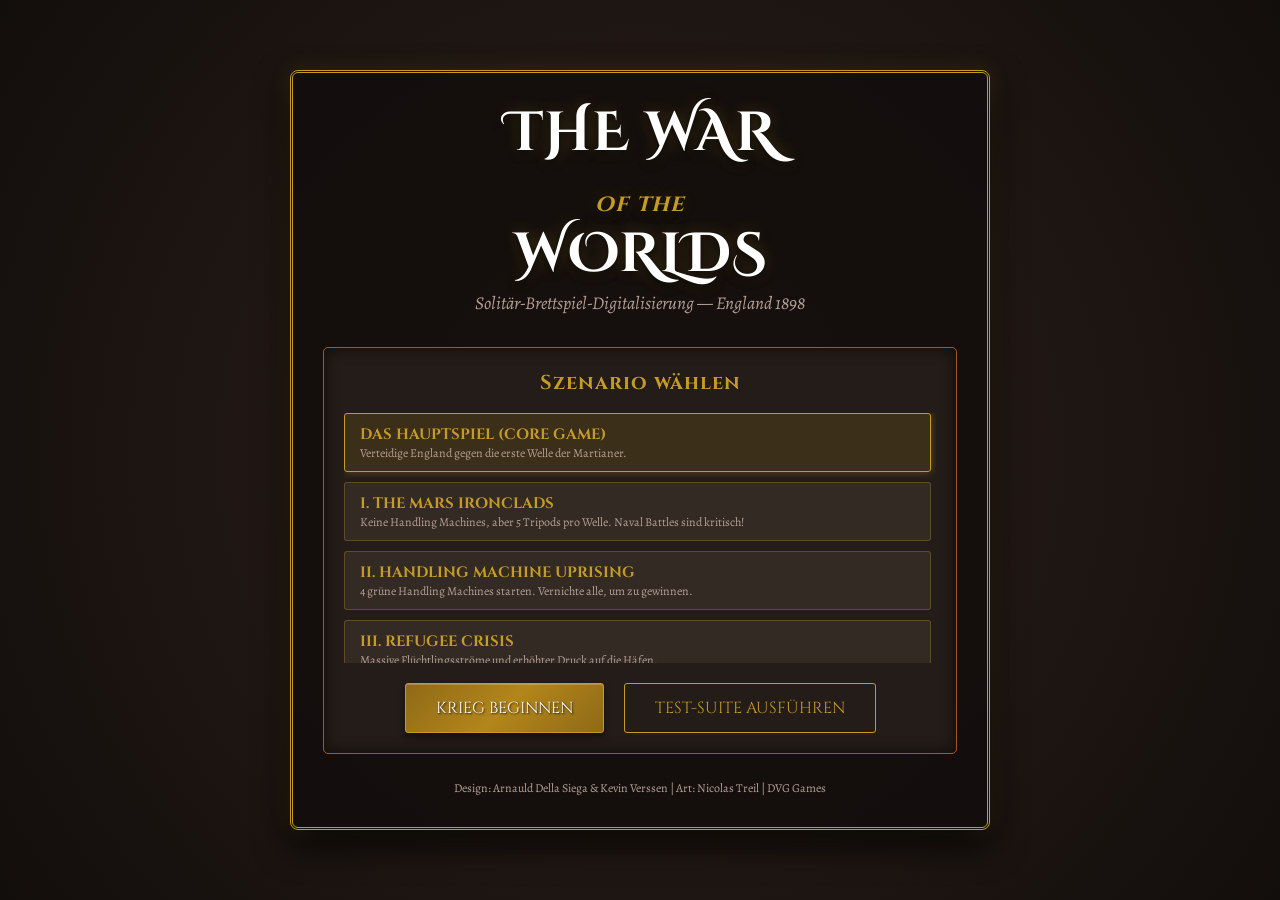
<file: index.html>
<!DOCTYPE html>
<html lang="de">
<head>
    <meta charset="UTF-8">
    <meta name="viewport" content="width=device-width, initial-scale=1.0">
    <title>The War of the Worlds - Solitär Brettspiel</title>
    <!-- Steampunk & Victorian Font -->
    <link href="https://fonts.googleapis.com/css2?family=Cinzel+Decorative:wght@700&family=Cinzel:wght@500;700&family=Share+Tech+Mono&family=Special+Elite&family=Alegreya:ital,wght@0,400..700;1,400..700&display=swap" rel="stylesheet">
    <link rel="stylesheet" href="index.css">
</head>
<body>
    <div id="app">
        <!-- SCREEN 1: Hauptmenü -->
        <section id="screen-menu" class="screen active">
            <div class="menu-container">
                <h1 class="menu-title">THE WAR<br><small>of the</small><br>WORLDS</h1>
                <p class="menu-subtitle">Solitär-Brettspiel-Digitalisierung — England 1898</p>
                
                <div class="menu-card">
                    <h3>Szenario wählen</h3>
                    <div class="scenario-list">
                        <button class="btn-scenario active" data-scenario="core">
                            <strong>Das Hauptspiel (Core Game)</strong>
                            <span>Verteidige England gegen die erste Welle der Martianer.</span>
                        </button>
                        <button class="btn-scenario" data-scenario="ironclads">
                            <strong>I. The Mars Ironclads</strong>
                            <span>Keine Handling Machines, aber 5 Tripods pro Welle. Naval Battles sind kritisch!</span>
                        </button>
                        <button class="btn-scenario" data-scenario="uprising">
                            <strong>II. Handling Machine Uprising</strong>
                            <span>4 grüne Handling Machines starten. Vernichte alle, um zu gewinnen.</span>
                        </button>
                        <button class="btn-scenario" data-scenario="crisis">
                            <strong>III. Refugee Crisis</strong>
                            <span>Massive Flüchtlingsströme und erhöhter Druck auf die Häfen.</span>
                        </button>
                    </div>
                    
                    <div class="menu-actions">
                        <button id="btn-start-game" class="btn-primary">Krieg beginnen</button>
                        <a href="tests.html" id="btn-run-tests" class="btn-secondary">Test-Suite ausführen</a>
                    </div>
                </div>
                
                <div class="credits">
                    <p>Design: Arnauld Della Siega & Kevin Verssen | Art: Nicolas Treil | DVG Games</p>
                </div>
            </div>
        </section>

        <!-- SCREEN 2: Hauptspiel (Strategic Map & HUD) -->
        <section id="screen-game" class="screen">
            <!-- HUD / Top Bar -->
            <header class="game-hud">
                <div class="hud-item clock-container">
                    <div class="hud-label">Phasen-Clock</div>
                    <div class="clock-display">
                        <span id="current-phase-name">Production Phase</span>
                    </div>
                </div>
                
                <div class="hud-item">
                    <div class="hud-label">Produktionspunkte (PP)</div>
                    <div class="hud-value pp-value" id="hud-pp">0</div>
                </div>

                <div class="hud-item">
                    <div class="hud-label">Victory Points</div>
                    <div class="hud-value-double">
                        <span class="human-color" title="Human VP">H: <span id="hud-h-vp">0</span></span>
                        <span class="martian-color" title="Martian VP">M: <span id="hud-m-vp">0</span></span>
                    </div>
                </div>

                <div class="hud-item">
                    <div class="hud-label">Germ Counter</div>
                    <div class="hud-value germ-value" id="hud-germ">0 / 10</div>
                </div>

                <div class="hud-item">
                    <div class="hud-label">Colonization</div>
                    <div class="hud-value colonization-value" id="hud-colonization">0 / 10</div>
                </div>

                <div class="hud-item">
                    <div class="hud-label">Flugmaschine (FM)</div>
                    <div class="hud-value fm-value" id="hud-fm">0 / 4</div>
                </div>
                
                <div class="hud-item actions">
                    <button id="btn-show-rules" class="btn-hud">Regeln</button>
                    <button id="btn-quit" class="btn-hud danger">Menü</button>
                </div>
            </header>

            <!-- Main Layout -->
            <div class="game-layout">
                <!-- Left Sidebar: Phase control & purchasing -->
                <aside class="sidebar-left">
                    <div class="control-panel">
                        <h2 class="panel-title">Phasen-Steuerung</h2>
                        <div class="phase-track">
                            <div class="phase-step active" id="phase-step-production">1. Production</div>
                            <div class="phase-step" id="phase-step-devastation">2. Devastation</div>
                            <div class="phase-step" id="phase-step-battle">3. Battle</div>
                            <div class="phase-step" id="phase-step-humanAction">4. Human Action</div>
                            <div class="phase-step" id="phase-step-escape">5. Escape</div>
                            <div class="phase-step" id="phase-step-martianAction">6. Martian Action</div>
                            <div class="phase-step" id="phase-step-assembly">7. Assembly</div>
                            <div class="phase-step" id="phase-step-event">8. Event</div>
                        </div>
                        <button id="btn-next-phase" class="btn-next-phase">Phase beenden</button>
                    </div>

                    <!-- Shop (Active only in Production Phase) -->
                    <div class="shop-panel" id="shop-panel">
                        <h2 class="panel-title">Einheiten kaufen</h2>
                        <div class="shop-grid">
                            <button class="shop-item" data-unit="infantry" title="Infanterie (Nahkampf, Stellungen bauen)">
                                <span class="unit-icon icon-infantry"></span>
                                <span class="unit-name">Infanterie</span>
                                <span class="unit-cost">10 PP</span>
                            </button>
                            <button class="shop-item" data-unit="cavalry" title="Kavallerie (Schnelle Bewegung, Wellen ablenken)">
                                <span class="unit-icon icon-cavalry"></span>
                                <span class="unit-name">Kavallerie</span>
                                <span class="unit-cost">10 PP</span>
                            </button>
                            <button class="shop-item" data-unit="fieldgun" title="Feldgeschütz (Mittlere Stärke im Taktik-Kampf)">
                                <span class="unit-icon icon-fieldgun"></span>
                                <span class="unit-name">Feldgeschütz</span>
                                <span class="unit-cost">15 PP</span>
                            </button>
                            <button class="shop-item" data-unit="siegegun" title="Belagerungskanone (Sehr stark, wirft 2 Würfel)">
                                <span class="unit-icon icon-siegegun"></span>
                                <span class="unit-name">Belagerungs-K.</span>
                                <span class="unit-cost">25 PP</span>
                            </button>
                            <button class="shop-item" data-unit="randomharbor" title="Zufälliger Hafen (Flüchtlinge retten)">
                                <span class="unit-icon icon-harbor"></span>
                                <span class="unit-name">Hafen (Zufall)</span>
                                <span class="unit-cost">5 PP</span>
                            </button>
                            <button class="shop-item" data-unit="chosenharbor" title="Gewählter Hafen (Gezielte Evakuierung)">
                                <span class="unit-icon icon-harbor"></span>
                                <span class="unit-name">Hafen (Wahl)</span>
                                <span class="unit-cost">15 PP</span>
                            </button>
                        </div>
                        <p class="shop-info">Militäreinheiten müssen in einer Zone mit einem Fabrik-Symbol platziert werden.</p>
                    </div>

                    <!-- Human Action Menu (Active in Human Action Phase) -->
                    <div class="human-actions-panel hidden" id="human-actions-panel">
                        <h2 class="panel-title">Infanterie-Aktionen</h2>
                        <div class="action-list">
                            <button id="btn-act-cylinder" class="btn-action" title="Zylinder angreifen in der aktuellen Zone">Zylinder angreifen</button>
                            <button id="btn-act-earthworks" class="btn-action" title="Stellungen für Geschütze errichten">Stellungen bauen</button>
                            <button id="btn-act-powdermill" class="btn-action" title="Pulvermühle platzieren (Zusatzschaden)">Pulvermühle bauen</button>
                        </div>
                    </div>
                </aside>

                <!-- Center Area: Map View -->
                <main class="map-view-container">
                    <div class="map-wrapper" id="map-wrapper">
                        <img src="assets/map.jpg" alt="England Strategic Map" class="map-bg">
                        <!-- SVG overlay for rendering connections and click areas -->
                        <svg class="map-svg-overlay" id="map-svg-overlay" viewBox="0 0 1000 862"></svg>
                        
                        <!-- Zones list positioned absolute on top -->
                        <div class="zones-layer" id="zones-layer"></div>
                    </div>
                </main>

                <!-- Right Sidebar: Battle Plans, Event log, and Wave Staging -->
                <aside class="sidebar-right">
                    <!-- Waves Staging Display -->
                    <div class="staging-panel">
                        <h2 class="panel-title">Marsianer-Wellen</h2>
                        <div id="staging-list" class="staging-list">
                            <!-- Populated dynamically: Wave 1 to 5 status -->
                        </div>
                    </div>

                    <!-- Console/Log -->
                    <div class="log-panel">
                        <h2 class="panel-title">Gefechtsbericht</h2>
                        <div id="log-content" class="log-content">
                            <!-- Log messages go here -->
                            <div class="log-msg system">Kriegszustand deklariert. Warte auf erste Zylinder-Landung.</div>
                        </div>
                    </div>
                </aside>
            </div>
        </section>

        <!-- SCREEN 3: Tactical Board Screen (Land- und Seeschlachten) -->
        <section id="screen-battle" class="screen">
            <header class="battle-header">
                <h2 id="battle-title">Taktische Schlacht</h2>
                <div class="battle-stats">
                    <div class="stat">Runde: <span id="battle-round">1</span></div>
                    <div class="stat">Initiative: <span id="battle-initiative">-</span></div>
                </div>
                <div class="battle-plans-purchase">
                    <span>Schlachtpläne kaufen:</span>
                    <button id="btn-buy-plan-random" class="btn-small">Zufall (5 PP)</button>
                    <button id="btn-buy-plan-choose" class="btn-small">Wahl (10 PP)</button>
                </div>
            </header>

            <div class="battle-layout">
                <!-- Battle Board Left: Land or Sea board depending on current battle -->
                <div class="battle-board-container">
                    <div class="battle-board-wrapper">
                        <img src="assets/tactical_maps.jpg" alt="Tactical Boards" class="battle-board-bg" id="battle-board-bg-img">
                        <!-- Active hex grid -->
                        <svg class="battle-svg-overlay" id="battle-svg-overlay" viewBox="0 0 800 600"></svg>
                        <div class="battle-units-layer" id="battle-units-layer"></div>
                    </div>
                </div>

                <!-- Battle Sidebar Right: drawn cards, dice rolling, logs -->
                <div class="battle-sidebar">
                    <!-- Active Battle Plans -->
                    <div class="battle-plans-panel">
                        <h3>Aktive Schlachtpläne</h3>
                        <div id="battle-plans-list" class="battle-plans-list">
                            <!-- Purchased Battle Plans -->
                        </div>
                    </div>

                    <!-- Active Battle Card drawn for Martians -->
                    <div class="battle-card-panel">
                        <h3>Gezogene Mars-Aktionskarte</h3>
                        <div id="battle-card-display" class="battle-card-display empty">
                            <div class="card-placeholder">Warte auf Zug...</div>
                        </div>
                    </div>

                    <!-- Dice cup / Dice results -->
                    <div class="battle-dice-panel">
                        <h3>Custom Die</h3>
                        <div class="dice-box">
                            <div id="custom-die-visual" class="custom-die-visual green-side">?</div>
                            <button id="btn-roll-battle-die" class="btn-primary">Würfeln</button>
                        </div>
                        <div id="roll-reason" class="roll-reason">Klicke zum Würfeln bei Aufforderung</div>
                    </div>

                    <!-- Battle Log -->
                    <div class="battle-log-panel">
                        <h3>Gefechtslog</h3>
                        <div id="battle-log-content" class="battle-log-content"></div>
                        <button id="btn-next-battle-step" class="btn-primary full-width">Nächster Schritt</button>
                    </div>
                </div>
            </div>
        </section>

        <!-- SCREEN 4: Sieg / Niederlage -->
        <section id="screen-gameover" class="screen">
            <div class="gameover-container">
                <h1 id="gameover-title">Sieg der Menschheit!</h1>
                <p id="gameover-reason">Alle marsianischen Kräfte wurden vernichtet oder durch Erreger dahingerafft.</p>
                
                <div class="gameover-stats">
                    <p>Spielrunden überlebt: <span id="go-stat-rounds">0</span></p>
                    <p>Zerstörte Tripods: <span id="go-stat-tripods">0</span></p>
                    <p>Gerettete Flüchtlinge: <span id="go-stat-refugees">0</span></p>
                </div>

                <button id="btn-restart" class="btn-primary">Zum Hauptmenü</button>
            </div>
        </section>

        <!-- MODAL: Würfel-Animation -->
        <div id="dice-modal" class="modal-overlay hidden">
            <div class="dice-modal-content">
                <h2>Würfelbecher schütteln...</h2>
                <div class="dice-animation-container">
                    <div class="dice-cube animate" id="anim-die">?</div>
                </div>
                <p id="dice-modal-text">Warte auf Wurf...</p>
            </div>
        </div>

        <!-- MODAL: Eventkarte gezogen -->
        <div id="event-modal" class="modal-overlay hidden">
            <div class="event-card-modal">
                <div class="event-card-header">EVENT-KARTE</div>
                <div class="event-card-body">
                    <h2 id="event-card-title">Karte Name</h2>
                    <p id="event-card-desc">Beschreibung...</p>
                    <div id="event-card-options" class="event-options-list">
                        <!-- Options buttons generated dynamically -->
                    </div>
                </div>
            </div>
        </div>

        <!-- MODAL: Regeln -->
        <div id="rules-modal" class="modal-overlay hidden">
            <div class="rules-modal-content">
                <h2>Spielanleitung & Hilfe</h2>
                <div class="rules-scroll">
                    <h3>Ziele des Spiels</h3>
                    <p><strong>Menschlicher Sieg:</strong> Vernichte alle Tripods/Wellen und Zylinder auf der Karte ODER bringe deinen Germ-Track auf 10 (bzw. erfolgreicher Germ-Roll ab Stufe 7).</p>
                    <p><strong>Marsianischer Sieg:</strong> Die Marsianer gewinnen sofort, falls London zerstört wird (Workforce = 0) ODER der Colonization-Track 10 erreicht (bzw. ab 7 erfolgreicher Wurf) ODER die Marsianer alle 4 Teile der Flugmaschine zusammengebaut haben.</p>

                    <h3>Ablauf einer Runde</h3>
                    <ol>
                        <li><strong>PP sammeln & Einheiten kaufen:</strong> Erhalte PP für nicht zerstörte Zonen. Platziere Einheiten in Fabriken.</li>
                        <li><strong>Tripod-Devastation:</strong> Wellen in Zonen verursachen Bevölkerungsschäden (senken Gears) und erzeugen Flüchtlinge.</li>
                        <li><strong>Kämpfe:</strong> Schlachten finden in Zonen statt, in denen Marsianer und deine Artillerie gleichzeitig stehen.</li>
                        <li><strong>Menschliche Aktionen:</strong> Jede deiner Einheiten kann sich 1 Zone bewegen. Infanterie in Zonen mit Zylindern kann diese angreifen, um Tripods im Bau zu zerstören.</li>
                        <li><strong>Flucht & Zylinder:</strong> Flüchtlinge an Häfen rollen für die Evakuation. Neue Zylinder stürzen auf die Erde.</li>
                        <li><strong>Marsianische Aktionen:</strong> AI-Tripods bewegen sich, reparieren sich oder bauen die Flugmaschine.</li>
                        <li><strong>Assembly:</strong> Zylinder können sich in aktive Welle (4 Tripods) verwandeln, wenn der Würfelwurf die Handling-Machine-Farbe trifft.</li>
                        <li><strong>Event ziehen:</strong> Eine Zufallskarte wird gezogen und beeinflusst das Spiel.</li>
                    </ol>
                </div>
                <button id="btn-close-rules" class="btn-primary">Schließen</button>
            </div>
        </div>
    </div>

    <!-- Core Game Scripts -->
    <script type="module" src="js/ui.js"></script>
</body>
</html>
</file>
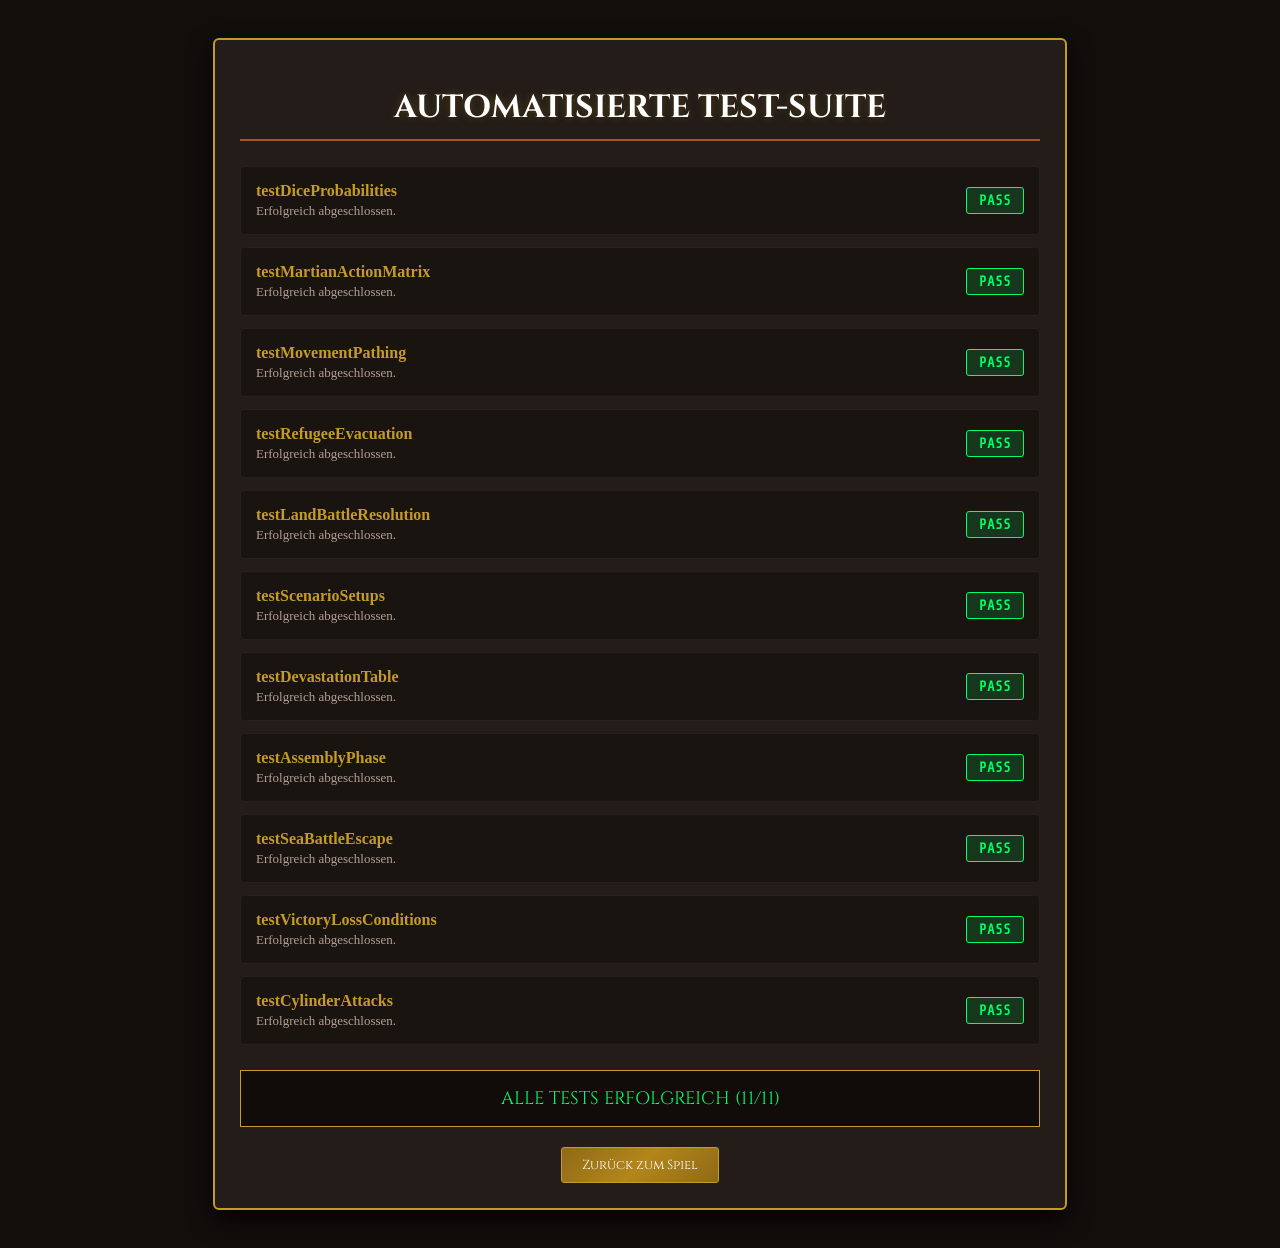
<file: tests.html>
<!DOCTYPE html>
<html lang="de">
<head>
    <meta charset="UTF-8">
    <meta name="viewport" content="width=device-width, initial-scale=1.0">
    <title>The War of the Worlds - Test Suite</title>
    <link href="https://fonts.googleapis.com/css2?family=Cinzel:wght@700&family=Share+Tech+Mono&family=Special+Elite&display=swap" rel="stylesheet">
    <style>
        body {
            background-color: #120e0c;
            color: #eae0d5;
            font-family: 'Alegreya', serif;
            padding: 30px;
        }
        .container {
            max-width: 800px;
            margin: 0 auto;
            background: #231c18;
            border: 2px solid #c59b27;
            padding: 25px;
            border-radius: 6px;
            box-shadow: 0 10px 25px rgba(0,0,0,0.8);
        }
        h1 {
            font-family: 'Cinzel', serif;
            color: #fff;
            text-align: center;
            border-bottom: 2px solid #a75525;
            padding-bottom: 10px;
            margin-bottom: 25px;
            text-shadow: 0 0 8px rgba(197,155,39,0.3);
        }
        .test-card {
            background: #1a1411;
            border: 1px solid rgba(255,255,255,0.05);
            padding: 15px;
            margin-bottom: 12px;
            border-radius: 4px;
            display: flex;
            justify-content: space-between;
            align-items: center;
        }
        .test-info {
            display: flex;
            flex-direction: column;
        }
        .test-name {
            font-weight: bold;
            font-size: 16px;
            color: #c59b27;
        }
        .test-desc {
            font-size: 13px;
            color: #b59f93;
            margin-top: 3px;
        }
        .test-status {
            font-family: 'Share Tech Mono', monospace;
            font-size: 14px;
            padding: 5px 12px;
            border-radius: 3px;
            font-weight: bold;
            text-transform: uppercase;
        }
        .status-pass {
            background-color: rgba(0, 255, 102, 0.15);
            color: #00ff66;
            border: 1px solid #00ff66;
        }
        .status-fail {
            background-color: rgba(239, 68, 68, 0.15);
            color: #ef4444;
            border: 1px solid #ef4444;
        }
        .results-summary {
            margin-top: 25px;
            padding: 15px;
            background: #110c0a;
            border: 1px solid #c59b27;
            text-align: center;
            font-family: 'Cinzel', serif;
            font-size: 18px;
        }
        .back-btn {
            display: inline-block;
            margin-top: 20px;
            padding: 8px 20px;
            background: linear-gradient(135deg, #8f6916 0%, #b3861b 50%, #8f6916 100%);
            color: #fff;
            text-decoration: none;
            border-radius: 3px;
            font-family: 'Cinzel', serif;
            font-size: 13px;
            border: 1px solid #c59b27;
        }
    </style>
</head>
<body>
    <div class="container">
        <h1>AUTOMATISIERTE TEST-SUITE</h1>
        
        <div id="tests-list">
            <!-- Tests results dynamically populated -->
        </div>

        <div class="results-summary" id="results-summary">
            Führe Tests aus...
        </div>

        <div style="text-align: center;">
            <a href="index.html" class="back-btn">Zurück zum Spiel</a>
        </div>
    </div>

    <script type="module">
        import { runTests } from "./js/tests/suite.js";
        
        window.addEventListener("DOMContentLoaded", () => {
            const results = runTests();
            const listEl = document.getElementById("tests-list");
            const summaryEl = document.getElementById("results-summary");
            
            listEl.innerHTML = "";
            let passedCount = 0;
            
            results.forEach(t => {
                const card = document.createElement("div");
                card.className = "test-card";
                
                const info = document.createElement("div");
                info.className = "test-info";
                
                const name = document.createElement("span");
                name.className = "test-name";
                name.textContent = t.name;
                info.appendChild(name);
                
                const desc = document.createElement("span");
                desc.className = "test-desc";
                desc.textContent = t.message || "Test erfolgreich abgeschlossen.";
                info.appendChild(desc);
                card.appendChild(info);
                
                const status = document.createElement("span");
                status.className = `test-status ${t.passed ? 'status-pass' : 'status-fail'}`;
                status.textContent = t.passed ? "Pass" : "Fail";
                card.appendChild(status);
                
                listEl.appendChild(card);
                if (t.passed) passedCount++;
            });
            
            const total = results.length;
            summaryEl.innerHTML = passedCount === total 
                ? `<span style="color:#00ff66;">ALLE TESTS ERFOLGREICH (${passedCount}/${total})</span>`
                : `<span style="color:#ef4444;">TESTS FEHLGESCHLAGEN (${passedCount}/${total} bestanden)</span>`;
        });
    </script>
</body>
</html>
</file>
<file: index.css>
/* ==========================================================================
   DESIGN SYSTEM & VARIABLES (Steampunk meets Martian Sci-Fi)
   ========================================================================== */
:root {
    --bg-dark: #120e0c;         /* Deepest warm charcoal black */
    --bg-panel: #231c18;        /* Warm copper-brown dark panel */
    --bg-panel-light: #342a24;  /* Lighter panel background */
    --border-brass: #c59b27;    /* Classic brass border */
    --border-copper: #a75525;   /* Classic copper border */
    --glow-martian: #00ff66;    /* Glowing green Martian technology */
    --glow-martian-dim: #008f39;/* Dimmer green glow */
    --text-primary: #f0e6df;    /* Warm parchment white */
    --text-muted: #b59f93;      /* Muted gray-brown text */
    --human-color: #3b82f6;     /* Blue human defense color */
    --martian-color: #10b981;   /* Green Martian color */
    --danger-color: #ef4444;    /* Red danger color */
    --font-heading: 'Cinzel', serif;
    --font-heading-deco: 'Cinzel Decorative', serif;
    --font-mono: 'Share Tech Mono', monospace;
    --font-body: 'Alegreya', serif;
}

/* ==========================================================================
   RESET & LAYOUT BASE
   ========================================================================== */
* {
    box-sizing: border-box;
    margin: 0;
    padding: 0;
}

body {
    background-color: var(--bg-dark);
    color: var(--text-primary);
    font-family: var(--font-body);
    font-size: 16px;
    line-height: 1.5;
    overflow: hidden;
    height: 100vh;
    width: 100vw;
}

#app {
    height: 100%;
    width: 100%;
    position: relative;
}

/* Screens */
.screen {
    position: absolute;
    top: 0;
    left: 0;
    width: 100%;
    height: 100%;
    opacity: 0;
    pointer-events: none;
    transition: opacity 0.5s ease-in-out;
    background-color: var(--bg-dark);
    display: flex;
    flex-direction: column;
    z-index: 1;
}

.screen.active {
    opacity: 1;
    pointer-events: auto;
    z-index: 5;
}

/* ==========================================================================
   TYPOGRAPHY & UTILITIES
   ========================================================================== */
h1, h2, h3, h4, h5, h6 {
    font-family: var(--font-heading);
    letter-spacing: 1px;
}

.btn-primary, .btn-secondary, .btn-action, .btn-scenario, .btn-hud, .btn-next-phase, .btn-small {
    font-family: var(--font-heading);
    cursor: pointer;
    border-radius: 3px;
    transition: all 0.2s ease;
    text-transform: uppercase;
}

.btn-primary {
    background: linear-gradient(135deg, #8f6916 0%, #b3861b 50%, #8f6916 100%);
    border: 1px solid var(--border-brass);
    color: #fff;
    box-shadow: 0 4px 6px rgba(0, 0, 0, 0.4), inset 0 1px 0 rgba(255, 255, 255, 0.2);
    text-shadow: 1px 1px 2px rgba(0, 0, 0, 0.8);
}

.btn-primary:hover {
    background: linear-gradient(135deg, #a77c1d 0%, #cfa028 50%, #a77c1d 100%);
    box-shadow: 0 0 10px rgba(197, 155, 39, 0.5);
    transform: translateY(-1px);
}

.btn-primary:active {
    transform: translateY(1px);
    box-shadow: inset 0 2px 5px rgba(0, 0, 0, 0.5);
}

.btn-secondary {
    background: transparent;
    border: 1px solid var(--border-brass);
    color: var(--border-brass);
}

.btn-secondary:hover {
    background: rgba(197, 155, 39, 0.1);
    color: #fff;
    box-shadow: 0 0 5px rgba(197, 155, 39, 0.3);
}

.hidden {
    display: none !important;
}

/* ==========================================================================
   SCREEN 1: HAUPTMENÜ (Victorian Steampunk Main Menu)
   ========================================================================== */
#screen-menu {
    background: radial-gradient(circle, #2d201a 0%, #120e0c 100%);
    align-items: center;
    justify-content: center;
}

.menu-container {
    max-width: 700px;
    width: 90%;
    text-align: center;
    padding: 30px;
    border: 3px double var(--border-brass);
    background: rgba(18, 14, 12, 0.85);
    box-shadow: 0 15px 35px rgba(0, 0, 0, 0.8), 0 0 20px rgba(197, 155, 39, 0.2);
    border-radius: 8px;
    position: relative;
}

.menu-title {
    font-family: var(--font-heading-deco);
    font-size: 55px;
    color: #fff;
    line-height: 1.1;
    text-shadow: 0 4px 8px rgba(0, 0, 0, 0.8), 0 0 15px rgba(197, 155, 39, 0.3);
    margin-bottom: 5px;
}

.menu-title small {
    font-size: 24px;
    color: var(--border-brass);
    font-style: italic;
    font-family: var(--font-heading);
}

.menu-subtitle {
    font-size: 18px;
    font-style: italic;
    color: var(--text-muted);
    margin-bottom: 30px;
}

.menu-card {
    background: var(--bg-panel);
    border: 1px solid var(--border-copper);
    padding: 20px;
    border-radius: 5px;
    box-shadow: inset 0 0 15px rgba(0, 0, 0, 0.6);
    margin-bottom: 25px;
}

.menu-card h3 {
    margin-bottom: 15px;
    color: var(--border-brass);
    font-size: 20px;
}

.scenario-list {
    display: flex;
    flex-direction: column;
    gap: 10px;
    max-height: 250px;
    overflow-y: auto;
    margin-bottom: 20px;
    padding-right: 5px;
}

/* Custom scrollbar */
::-webkit-scrollbar {
    width: 6px;
    height: 6px;
}
::-webkit-scrollbar-track {
    background: rgba(0,0,0,0.3);
}
::-webkit-scrollbar-thumb {
    background: var(--border-copper);
    border-radius: 3px;
}

.btn-scenario {
    background: var(--bg-panel-light);
    border: 1px solid rgba(197, 155, 39, 0.3);
    padding: 10px 15px;
    text-align: left;
    color: var(--text-primary);
    display: flex;
    flex-direction: column;
}

.btn-scenario strong {
    font-size: 15px;
    color: var(--border-brass);
}

.btn-scenario span {
    font-size: 12px;
    color: var(--text-muted);
    text-transform: none;
    font-family: var(--font-body);
}

.btn-scenario:hover {
    border-color: var(--border-brass);
    background: rgba(197, 155, 39, 0.05);
}

.btn-scenario.active {
    border-color: var(--border-brass);
    background: rgba(197, 155, 39, 0.15);
    box-shadow: 0 0 8px rgba(197, 155, 39, 0.4);
}

.menu-actions {
    display: flex;
    justify-content: center;
    gap: 20px;
}

.menu-actions button, .menu-actions a {
    padding: 12px 30px;
    font-size: 16px;
    text-decoration: none;
    display: inline-block;
    text-align: center;
}

.credits {
    font-size: 12px;
    color: var(--text-muted);
}

/* ==========================================================================
   HUD / TOP BAR
   ========================================================================== */
.game-hud {
    height: 65px;
    background: linear-gradient(180deg, #2b221c 0%, #1b1512 100%);
    border-bottom: 2px solid var(--border-brass);
    display: flex;
    align-items: center;
    justify-content: space-between;
    padding: 0 20px;
    z-index: 10;
    box-shadow: 0 4px 10px rgba(0, 0, 0, 0.6);
}

.hud-item {
    display: flex;
    flex-direction: column;
    justify-content: center;
}

.hud-label {
    font-size: 10px;
    text-transform: uppercase;
    color: var(--text-muted);
    font-family: var(--font-heading);
    letter-spacing: 0.5px;
    margin-bottom: 2px;
}

.hud-value {
    font-family: var(--font-mono);
    font-size: 20px;
    font-weight: bold;
    color: #fff;
    text-shadow: 0 0 5px rgba(255, 255, 255, 0.2);
}

.pp-value {
    color: #eab308;
    text-shadow: 0 0 8px rgba(234, 179, 8, 0.3);
}

.germ-value {
    color: #ff5555;
    text-shadow: 0 0 8px rgba(255, 85, 85, 0.3);
}

.colonization-value {
    color: var(--glow-martian);
    text-shadow: 0 0 8px rgba(0, 255, 102, 0.3);
}

.fm-value {
    color: #a75525;
}

.hud-value-double {
    font-family: var(--font-mono);
    font-size: 18px;
    display: flex;
    gap: 15px;
}

.human-color {
    color: var(--human-color);
}

.martian-color {
    color: var(--glow-martian);
}

.clock-display {
    background: #000;
    border: 1px solid var(--border-copper);
    padding: 3px 12px;
    border-radius: 4px;
    font-family: var(--font-heading);
    font-size: 14px;
    color: var(--border-brass);
    text-shadow: 0 0 4px rgba(197, 155, 39, 0.4);
    box-shadow: inset 0 0 5px rgba(0, 0, 0, 0.8);
}

.hud-item.actions {
    flex-direction: row;
    gap: 10px;
}

.btn-hud {
    padding: 6px 12px;
    font-size: 12px;
    background: var(--bg-panel-light);
    border: 1px solid var(--border-copper);
    color: var(--text-primary);
}

.btn-hud:hover {
    border-color: var(--border-brass);
    background: rgba(197, 155, 39, 0.1);
}

.btn-hud.danger {
    border-color: #ef4444;
}

.btn-hud.danger:hover {
    background: rgba(239, 68, 68, 0.1);
    color: #ff8888;
}

/* ==========================================================================
   GAME PLAYOUT Structure
   ========================================================================== */
.game-layout {
    flex: 1;
    display: grid;
    grid-template-columns: 240px 1fr 280px;
    height: calc(100vh - 65px);
    overflow: hidden;
}

/* Sidebars Base Styling */
.sidebar-left, .sidebar-right {
    background-color: var(--bg-panel);
    border-color: var(--border-copper);
    display: flex;
    flex-direction: column;
    padding: 15px;
    overflow-y: auto;
    z-index: 5;
    box-shadow: 0 0 15px rgba(0,0,0,0.5);
}

.sidebar-left {
    border-right: 1px solid var(--border-copper);
}

.sidebar-right {
    border-left: 1px solid var(--border-copper);
    gap: 15px;
}

.panel-title {
    font-size: 14px;
    color: var(--border-brass);
    border-bottom: 1px solid rgba(197, 155, 39, 0.2);
    padding-bottom: 5px;
    margin-bottom: 15px;
    text-transform: uppercase;
    letter-spacing: 0.5px;
}

/* Left Sidebar: Phases list */
.phase-track {
    display: flex;
    flex-direction: column;
    gap: 6px;
    margin-bottom: 20px;
}

.phase-step {
    padding: 8px 12px;
    background: rgba(0,0,0,0.3);
    border: 1px solid rgba(255,255,255,0.05);
    border-radius: 4px;
    font-size: 13px;
    color: var(--text-muted);
    transition: all 0.2s ease;
}

.phase-step.active {
    border-color: var(--border-brass);
    background: rgba(197, 155, 39, 0.12);
    color: var(--border-brass);
    font-weight: bold;
    box-shadow: 0 0 6px rgba(197, 155, 39, 0.2);
}

.btn-next-phase {
    width: 100%;
    padding: 10px;
    font-size: 14px;
    background: linear-gradient(135deg, #a84617 0%, #d45c22 50%, #a84617 100%);
    border: 1px solid var(--border-copper);
    color: #fff;
    text-shadow: 1px 1px 2px rgba(0, 0, 0, 0.8);
    box-shadow: 0 3px 5px rgba(0,0,0,0.4);
}

.btn-next-phase:hover {
    background: linear-gradient(135deg, #be541e 0%, #e26e33 50%, #be541e 100%);
    box-shadow: 0 0 8px rgba(167, 85, 37, 0.4);
}

/* Left Sidebar: Shop */
.shop-panel {
    margin-top: 15px;
    flex: 1;
    display: flex;
    flex-direction: column;
}

.shop-grid {
    display: grid;
    grid-template-columns: 1fr;
    gap: 8px;
    margin-bottom: 12px;
    overflow-y: auto;
    flex: 1;
}

.shop-item {
    background: var(--bg-panel-light);
    border: 1px solid rgba(255,255,255,0.08);
    padding: 8px 10px;
    display: flex;
    align-items: center;
    text-align: left;
    color: var(--text-primary);
    border-radius: 4px;
    position: relative;
    outline: none;
}

.shop-item:hover:not(:disabled) {
    border-color: var(--border-brass);
    background: rgba(197, 155, 39, 0.05);
}

.shop-item:disabled {
    opacity: 0.3;
    cursor: not-allowed;
}

.unit-icon {
    width: 28px;
    height: 28px;
    background-size: contain;
    background-repeat: no-repeat;
    background-position: center;
    margin-right: 10px;
    display: inline-block;
    border-radius: 3px;
}

/* Unit Icons placeholder visual */
.unit-icon.icon-infantry { background-color: var(--human-color); mask: radial-gradient(circle, #fff 50%, transparent 100%); }
.unit-icon.icon-cavalry { background-color: #38bdf8; mask: radial-gradient(circle, #fff 50%, transparent 100%); }
.unit-icon.icon-fieldgun { background-color: #60a5fa; border: 1px solid #fff; }
.unit-icon.icon-siegegun { background-color: #1e3a8a; border: 1px dashed #fff; }
.unit-icon.icon-harbor { background-color: #93c5fd; clip-path: polygon(50% 0%, 100% 38%, 82% 100%, 18% 100%, 0% 38%); }

.unit-name {
    font-size: 12px;
    flex: 1;
    font-family: var(--font-body);
}

.unit-cost {
    font-family: var(--font-mono);
    font-size: 12px;
    color: #eab308;
    background: #000;
    padding: 1px 6px;
    border-radius: 3px;
    border: 1px solid rgba(234,179,8,0.2);
}

.shop-info {
    font-size: 11px;
    color: var(--text-muted);
    font-style: italic;
    margin-top: 5px;
}

/* Human Actions Panel (Infantry actions) */
.human-actions-panel {
    margin-top: 15px;
}

.action-list {
    display: flex;
    flex-direction: column;
    gap: 8px;
}

.btn-action {
    width: 100%;
    padding: 8px;
    font-size: 12px;
    background: var(--bg-panel-light);
    border: 1px solid var(--border-brass);
    color: var(--text-primary);
}

.btn-action:hover:not(:disabled) {
    background: rgba(197, 155, 39, 0.1);
    box-shadow: 0 0 5px rgba(197, 155, 39, 0.3);
}

.btn-action:disabled {
    opacity: 0.3;
    cursor: not-allowed;
}

/* ==========================================================================
   CENTER AREA: STRATEGIC MAP
   ========================================================================== */
.map-view-container {
    flex: 1;
    background-color: #0c0908;
    display: flex;
    align-items: center;
    justify-content: center;
    overflow: auto;
    position: relative;
    padding: 10px;
}

.map-wrapper {
    position: relative;
    width: 1000px;
    height: 862px;
    box-shadow: 0 10px 30px rgba(0, 0, 0, 0.9);
    border: 2px solid var(--border-brass);
    background-color: #2b221c;
}

.map-bg {
    width: 100%;
    height: 100%;
    display: block;
    user-select: none;
    opacity: 0.9;
}

.map-svg-overlay {
    position: absolute;
    top: 0;
    left: 0;
    width: 100%;
    height: 100%;
    pointer-events: none;
    z-index: 2;
}

/* Zone nodes overlaid on top */
.zones-layer {
    position: absolute;
    top: 0;
    left: 0;
    width: 100%;
    height: 100%;
    pointer-events: auto;
    z-index: 3;
}

.zone-node {
    position: absolute;
    width: 130px;
    height: 85px;
    transform: translate(-50%, -50%);
    background: rgba(35, 28, 24, 0.85);
    border: 1px solid var(--border-copper);
    border-radius: 4px;
    box-shadow: 0 4px 8px rgba(0, 0, 0, 0.6), inset 0 0 10px rgba(0,0,0,0.5);
    display: flex;
    flex-direction: column;
    padding: 5px;
    cursor: pointer;
    transition: all 0.2s ease;
}

.zone-node:hover {
    border-color: var(--border-brass);
    box-shadow: 0 0 12px rgba(197, 155, 39, 0.4), inset 0 0 10px rgba(0,0,0,0.5);
    background: rgba(43, 34, 29, 0.95);
}

.zone-node.selected {
    border-color: var(--border-brass);
    box-shadow: 0 0 15px rgba(234, 179, 8, 0.6), inset 0 0 10px rgba(0,0,0,0.5);
    background: rgba(53, 42, 36, 0.95);
}

.zone-node.destroyed {
    border-color: var(--danger-color) !important;
    box-shadow: 0 0 10px rgba(239, 68, 68, 0.3) !important;
}

.zone-node.redweed {
    border-color: #8b5cf6 !important; /* purple */
    box-shadow: 0 0 10px rgba(139, 92, 246, 0.4) !important;
    background: rgba(58, 28, 64, 0.9) !important;
}

.zone-header {
    display: flex;
    justify-content: space-between;
    align-items: center;
    border-bottom: 1px solid rgba(255, 255, 255, 0.1);
    padding-bottom: 2px;
    margin-bottom: 3px;
}

.zone-name {
    font-family: var(--font-heading);
    font-size: 11px;
    font-weight: bold;
    color: var(--border-brass);
    white-space: nowrap;
    overflow: hidden;
    text-overflow: ellipsis;
}

/* Zone stats */
.zone-gears-badge {
    background: #000;
    color: #eab308;
    font-family: var(--font-mono);
    font-size: 9px;
    padding: 0px 4px;
    border-radius: 3px;
    border: 1px solid rgba(234, 179, 8, 0.2);
}

.zone-content {
    display: grid;
    grid-template-columns: 1fr 1fr;
    gap: 2px;
    flex: 1;
}

.zone-column {
    display: flex;
    flex-direction: column;
    justify-content: space-between;
}

.zone-units {
    font-family: var(--font-mono);
    font-size: 9px;
    color: var(--text-muted);
    line-height: 1.1;
    overflow: hidden;
}

.zone-units span {
    display: block;
    white-space: nowrap;
}

.zone-martians {
    display: flex;
    flex-wrap: wrap;
    gap: 2px;
    justify-content: flex-end;
    align-items: flex-end;
}

/* Map counter circles */
.map-token {
    width: 14px;
    height: 14px;
    border-radius: 50%;
    display: inline-block;
    box-shadow: 0 1px 3px rgba(0,0,0,0.5);
    border: 1px solid rgba(255,255,255,0.4);
}

.token-tripod { background-color: var(--glow-martian); }
.token-cylinder { background-color: #a75525; border-radius: 3px; }
.token-handling { background-color: #e11d48; }

.zone-status-icon {
    font-size: 9px;
    padding: 1px 3px;
    border-radius: 2px;
    font-weight: bold;
    text-transform: uppercase;
    text-align: center;
    color: #fff;
    margin-top: 2px;
}
.status-destroyed { background-color: var(--danger-color); }
.status-redweed { background-color: #8b5cf6; }

/* ==========================================================================
   RIGHT SIDEBAR: STAGING & EVENT LOG
   ========================================================================== */
.staging-panel {
    background: rgba(0, 0, 0, 0.3);
    border: 1px solid rgba(255,255,255,0.05);
    padding: 10px;
    border-radius: 4px;
}

.staging-list {
    display: flex;
    flex-direction: column;
    gap: 8px;
    max-height: 180px;
    overflow-y: auto;
}

.wave-staging-item {
    background: var(--bg-panel-light);
    border: 1px solid rgba(197, 155, 39, 0.2);
    border-radius: 4px;
    padding: 6px 10px;
    display: flex;
    justify-content: space-between;
    align-items: center;
}

.wave-title {
    font-family: var(--font-heading);
    font-size: 11px;
    color: var(--border-brass);
}

.wave-tripods-display {
    display: flex;
    gap: 4px;
}

.tripod-indicator {
    width: 12px;
    height: 12px;
    border-radius: 50%;
    border: 1px solid rgba(255, 255, 255, 0.4);
    box-shadow: 0 1px 2px rgba(0,0,0,0.5);
    display: inline-block;
}

.tripod-indicator.green-tripod { background-color: #00ff66; }
.tripod-indicator.yellow-tripod { background-color: #eab308; }
.tripod-indicator.red-tripod { background-color: #ef4444; }
.tripod-indicator.black-tripod { background-color: #000; border-color: #555; }
.tripod-indicator.blue-tripod { background-color: #3b82f6; }
.tripod-indicator.damaged { border-style: dashed; opacity: 0.7; }

/* Combat reporting log */
.log-panel {
    flex: 1;
    display: flex;
    flex-direction: column;
    background: rgba(0, 0, 0, 0.4);
    border: 1px solid rgba(255,255,255,0.05);
    border-radius: 4px;
    padding: 10px;
    overflow: hidden;
}

.log-content {
    flex: 1;
    overflow-y: auto;
    font-family: var(--font-mono);
    font-size: 11px;
    color: #bbb;
    display: flex;
    flex-direction: column;
    gap: 6px;
    padding-right: 5px;
}

.log-msg {
    border-left: 2px solid #555;
    padding-left: 6px;
    line-height: 1.3;
}

.log-msg.system { border-color: var(--border-brass); color: var(--text-primary); }
.log-msg.human { border-color: var(--human-color); color: #93c5fd; }
.log-msg.martian { border-color: var(--glow-martian); color: #6bf1ab; }
.log-msg.danger { border-color: var(--danger-color); color: #fca5a5; }

/* ==========================================================================
   SCREEN 3: TACTICAL BOARD DISPLAY (Combats Land & Sea)
   ========================================================================== */
#screen-battle {
    background-color: #080605;
}

.battle-header {
    height: 60px;
    background: #1c1511;
    border-bottom: 2px solid var(--border-copper);
    display: flex;
    align-items: center;
    justify-content: space-between;
    padding: 0 20px;
    z-index: 10;
}

.battle-header h2 {
    font-family: var(--font-heading-deco);
    font-size: 24px;
    color: #fff;
    text-shadow: 0 0 10px rgba(167, 85, 37, 0.3);
}

.battle-stats {
    display: flex;
    gap: 20px;
    font-family: var(--font-heading);
    font-size: 14px;
    color: var(--border-brass);
}

.battle-stats span {
    font-family: var(--font-mono);
    font-weight: bold;
    color: #fff;
}

.battle-plans-purchase {
    display: flex;
    align-items: center;
    gap: 10px;
    font-family: var(--font-body);
    font-size: 13px;
    color: var(--text-muted);
}

.btn-small {
    padding: 4px 8px;
    font-size: 11px;
    background: var(--bg-panel-light);
    border: 1px solid var(--border-brass);
    color: var(--text-primary);
}

.btn-small:hover {
    background: rgba(197, 155, 39, 0.1);
    color: #fff;
}

.battle-layout {
    flex: 1;
    display: grid;
    grid-template-columns: 1fr 300px;
    height: calc(100vh - 60px);
    overflow: hidden;
}

.battle-board-container {
    display: flex;
    align-items: center;
    justify-content: center;
    background-color: #000;
    overflow: auto;
    padding: 10px;
}

.battle-board-wrapper {
    position: relative;
    width: 800px;
    height: 600px;
    box-shadow: 0 0 25px rgba(0,0,0,0.8);
    border: 1px solid var(--border-copper);
    background-color: #1a1411;
    overflow: hidden;
}

.battle-board-bg {
    width: 200%; /* Image contains both boards, we will shift it */
    height: 100%;
    position: absolute;
    top: 0;
    left: 0;
    user-select: none;
    pointer-events: none;
    opacity: 0.85;
}

/* CSS Classes to slide the background image */
.battle-board-bg.land {
    left: 0;
}

.battle-board-bg.sea {
    left: -100%; /* Show right half of the image */
}

.battle-svg-overlay {
    position: absolute;
    top: 0;
    left: 0;
    width: 100%;
    height: 100%;
    z-index: 2;
}

.battle-units-layer {
    position: absolute;
    top: 0;
    left: 0;
    width: 100%;
    height: 100%;
    z-index: 3;
    pointer-events: none;
}

/* Hex cells */
.hex-polygon {
    fill: rgba(255, 255, 255, 0.02);
    stroke: rgba(255, 255, 255, 0.08);
    stroke-width: 1;
    cursor: pointer;
    pointer-events: auto;
    transition: all 0.2s;
}

.hex-polygon:hover {
    fill: rgba(255, 255, 255, 0.08);
    stroke: rgba(197, 155, 39, 0.5);
}

.hex-polygon.green-border {
    stroke: rgba(0, 255, 102, 0.25);
}
.hex-polygon.green-border:hover {
    fill: rgba(0, 255, 102, 0.05);
    stroke: rgba(0, 255, 102, 0.6);
}

.hex-polygon.blue-border {
    stroke: rgba(59, 130, 246, 0.25);
}
.hex-polygon.blue-border:hover {
    fill: rgba(59, 130, 246, 0.05);
    stroke: rgba(59, 130, 246, 0.6);
}

.hex-polygon.selected {
    fill: rgba(197, 155, 39, 0.12) !important;
    stroke: var(--border-brass) !important;
    stroke-width: 2px;
}

/* Tactical tokens */
.tactical-unit {
    position: absolute;
    width: 42px;
    height: 42px;
    transform: translate(-50%, -50%);
    border-radius: 50%;
    border: 2px solid #fff;
    box-shadow: 0 4px 6px rgba(0,0,0,0.6);
    display: flex;
    align-items: center;
    justify-content: center;
    font-weight: bold;
    font-size: 14px;
    color: #fff;
    user-select: none;
}

/* Colors for tactical units */
.tactical-unit.infantry { background-color: var(--human-color); border-color: #fff; }
.tactical-unit.cavalry { background-color: #38bdf8; border-color: #fff; }
.tactical-unit.fieldgun { background-color: #60a5fa; border-color: #fff; border-radius: 4px; }
.tactical-unit.siegegun { background-color: #1e3a8a; border-color: #fff; border-radius: 4px; }
.tactical-unit.warship { background-color: #4b5563; border-color: #b87333; border-radius: 0 50% 0 50%; width: 50px; height: 30px; }
.tactical-unit.refugee { background-color: #93c5fd; border-color: #fff; color: #000; }

.tactical-unit.tripod {
    border-width: 2px;
    box-shadow: 0 0 10px rgba(0,255,102,0.5), 0 4px 6px rgba(0,0,0,0.6);
}
.tactical-unit.tripod.green-tripod { background-color: #00ff66; border-color: #fff; color: #000; }
.tactical-unit.tripod.yellow-tripod { background-color: #eab308; border-color: #fff; color: #000; }
.tactical-unit.tripod.red-tripod { background-color: #ef4444; border-color: #fff; color: #fff; }
.tactical-unit.tripod.black-tripod { background-color: #000; border-color: #555; color: #fff; }
.tactical-unit.tripod.blue-tripod { background-color: #3b82f6; border-color: #fff; color: #fff; }
.tactical-unit.damaged { border-style: dashed !important; opacity: 0.75; }

/* Earthworks element next to gun */
.earthworks-badge {
    position: absolute;
    background: #78350f;
    border: 1px solid #d97706;
    color: #fef3c7;
    font-size: 8px;
    font-family: var(--font-mono);
    padding: 1px 3px;
    border-radius: 2px;
    bottom: -15px;
    left: 50%;
    transform: translateX(-50%);
    white-space: nowrap;
    box-shadow: 0 2px 4px rgba(0,0,0,0.5);
    pointer-events: none;
}

/* Battle Sidebar */
.battle-sidebar {
    background-color: var(--bg-panel);
    border-left: 1px solid var(--border-copper);
    padding: 15px;
    display: flex;
    flex-direction: column;
    gap: 12px;
    overflow-y: auto;
}

.battle-sidebar h3 {
    font-size: 12px;
    color: var(--border-brass);
    text-transform: uppercase;
    letter-spacing: 0.5px;
    border-bottom: 1px solid rgba(197,155,39,0.1);
    padding-bottom: 3px;
    margin-bottom: 8px;
}

.battle-plans-panel, .battle-card-panel, .battle-dice-panel, .battle-log-panel {
    background: rgba(0,0,0,0.3);
    border: 1px solid rgba(255,255,255,0.03);
    padding: 10px;
    border-radius: 4px;
}

.battle-plans-list {
    display: flex;
    flex-wrap: wrap;
    gap: 6px;
}

.plan-token {
    font-size: 11px;
    padding: 3px 6px;
    background: var(--bg-panel-light);
    border: 1px solid var(--border-copper);
    border-radius: 3px;
    cursor: pointer;
    color: var(--text-primary);
}

.plan-token:hover:not(.used) {
    border-color: var(--border-brass);
    background: rgba(197, 155, 39, 0.1);
}

.plan-token.used {
    opacity: 0.3;
    text-decoration: line-through;
    cursor: not-allowed;
}

/* Active Battle Card drawn styling */
.battle-card-display {
    background: #110c0a;
    border: 1px solid var(--border-copper);
    border-radius: 4px;
    padding: 10px;
    text-align: center;
    box-shadow: inset 0 0 10px rgba(0,0,0,0.8);
    min-height: 100px;
    display: flex;
    flex-direction: column;
    justify-content: center;
    align-items: center;
}

.battle-card-display.empty {
    color: var(--text-muted);
    font-style: italic;
}

.card-title {
    font-family: var(--font-heading);
    font-size: 14px;
    color: var(--border-brass);
    margin-bottom: 5px;
    border-bottom: 1px dashed rgba(197, 155, 39, 0.3);
    width: 100%;
    padding-bottom: 2px;
}

.card-action-row {
    display: flex;
    align-items: center;
    justify-content: space-between;
    width: 100%;
    margin-top: 5px;
    font-size: 11px;
    font-family: var(--font-mono);
}

.card-action-color { width: 45px; text-align: left; }
.card-action-value { flex: 1; text-align: right; color: var(--glow-martian); }

/* Dice panel */
.dice-box {
    display: flex;
    align-items: center;
    gap: 15px;
}

.custom-die-visual {
    width: 50px;
    height: 50px;
    border-radius: 6px;
    display: flex;
    align-items: center;
    justify-content: center;
    font-family: var(--font-heading);
    font-size: 22px;
    font-weight: bold;
    color: #fff;
    text-shadow: 1px 1px 2px rgba(0,0,0,0.8);
    box-shadow: 0 4px 6px rgba(0,0,0,0.5), inset 0 1px 1px rgba(255,255,255,0.4);
    border: 2px solid rgba(255,255,255,0.2);
}

.custom-die-visual.green-side { background-color: #10b981; }
.custom-die-visual.yellow-side { background-color: #f59e0b; }
.custom-die-visual.red-side { background-color: #ef4444; }
.custom-die-visual.shaking { animation: shake 0.3s infinite; }

.roll-reason {
    font-size: 11px;
    color: var(--text-muted);
    font-style: italic;
    margin-top: 5px;
}

/* Battle Log */
.battle-log-content {
    height: 120px;
    overflow-y: auto;
    font-family: var(--font-mono);
    font-size: 10px;
    color: #bbb;
    margin-bottom: 10px;
    padding-right: 5px;
}

.full-width {
    width: 100%;
}

/* ==========================================================================
   SCREEN 4: GAME OVER SCREEN
   ========================================================================== */
#screen-gameover {
    background: radial-gradient(circle, #2a1411 0%, #080605 100%);
    align-items: center;
    justify-content: center;
}

.gameover-container {
    max-width: 500px;
    width: 90%;
    padding: 40px;
    text-align: center;
    border: 2px solid var(--border-copper);
    background-color: var(--bg-panel);
    border-radius: 6px;
    box-shadow: 0 10px 30px rgba(0, 0, 0, 0.9);
}

#gameover-title {
    font-family: var(--font-heading-deco);
    font-size: 38px;
    margin-bottom: 10px;
    text-shadow: 0 0 10px rgba(239, 68, 68, 0.4);
}

#gameover-reason {
    font-size: 16px;
    font-style: italic;
    color: var(--text-muted);
    margin-bottom: 30px;
}

.gameover-stats {
    background: rgba(0,0,0,0.4);
    border: 1px solid rgba(255,255,255,0.05);
    padding: 15px;
    border-radius: 4px;
    text-align: left;
    margin-bottom: 30px;
    font-family: var(--font-heading);
    font-size: 14px;
}

.gameover-stats p {
    margin-bottom: 5px;
}

.gameover-stats span {
    font-family: var(--font-mono);
    color: var(--border-brass);
    font-weight: bold;
}

/* ==========================================================================
   MODALS LAYOUTS
   ========================================================================== */
.modal-overlay {
    position: fixed;
    top: 0;
    left: 0;
    width: 100%;
    height: 100%;
    background: rgba(0, 0, 0, 0.85);
    z-index: 100;
    display: flex;
    align-items: center;
    justify-content: center;
    opacity: 0;
    pointer-events: none;
    transition: opacity 0.3s ease;
}

.modal-overlay:not(.hidden) {
    opacity: 1;
    pointer-events: auto;
}

/* Rules modal styling */
.rules-modal-content {
    background: var(--bg-panel);
    border: 2px solid var(--border-brass);
    border-radius: 6px;
    padding: 25px;
    max-width: 600px;
    width: 90%;
    box-shadow: 0 10px 30px rgba(0,0,0,0.9);
}

.rules-modal-content h2 {
    color: var(--border-brass);
    margin-bottom: 15px;
    border-bottom: 1px solid rgba(197,155,39,0.2);
    padding-bottom: 5px;
}

.rules-scroll {
    max-height: 400px;
    overflow-y: auto;
    padding-right: 10px;
    margin-bottom: 20px;
    font-size: 14px;
}

.rules-scroll h3 {
    font-size: 15px;
    color: var(--border-brass);
    margin: 15px 0 5px;
}

.rules-scroll p {
    margin-bottom: 10px;
    color: #ddd;
}

.rules-scroll ol, .rules-scroll ul {
    margin-left: 20px;
    margin-bottom: 10px;
    color: #ddd;
}

.rules-scroll li {
    margin-bottom: 5px;
}

/* Event Card modal styling */
.event-card-modal {
    width: 320px;
    background: linear-gradient(135deg, #2b1f1a 0%, #150f0c 100%);
    border: 3px double var(--border-brass);
    box-shadow: 0 15px 30px rgba(0,0,0,0.9), 0 0 25px rgba(0, 255, 102, 0.15);
    border-radius: 8px;
    overflow: hidden;
    animation: drawCard 0.4s cubic-bezier(0.175, 0.885, 0.32, 1.275);
}

.event-card-header {
    height: 40px;
    background: #000;
    border-bottom: 1px solid var(--border-brass);
    color: var(--border-brass);
    display: flex;
    align-items: center;
    justify-content: center;
    font-family: var(--font-heading);
    font-size: 14px;
    letter-spacing: 2px;
    font-weight: bold;
    text-shadow: 0 0 5px rgba(197, 155, 39, 0.5);
}

.event-card-body {
    padding: 20px;
    text-align: center;
}

#event-card-title {
    font-family: var(--font-heading);
    font-size: 18px;
    color: #fff;
    margin-bottom: 15px;
    text-shadow: 0 2px 4px rgba(0,0,0,0.8);
}

#event-card-desc {
    font-size: 13px;
    color: #e5ccbe;
    margin-bottom: 25px;
    font-style: italic;
    line-height: 1.4;
    text-shadow: 1px 1px 1px rgba(0,0,0,0.5);
}

.event-options-list {
    display: flex;
    flex-direction: column;
    gap: 10px;
}

.btn-option {
    width: 100%;
    padding: 10px;
    font-size: 12px;
    background: var(--bg-panel-light);
    border: 1px solid var(--border-copper);
    color: var(--text-primary);
    text-transform: none;
    font-family: var(--font-body);
}

.btn-option:hover {
    border-color: var(--border-brass);
    background: rgba(197, 155, 39, 0.1);
    color: #fff;
}

/* Dice shaking modal */
.dice-modal-content {
    text-align: center;
    color: #fff;
}

.dice-modal-content h2 {
    font-family: var(--font-heading);
    font-size: 20px;
    color: var(--border-brass);
    margin-bottom: 20px;
}

.dice-animation-container {
    width: 80px;
    height: 80px;
    margin: 0 auto 20px;
    perspective: 300px;
}

.dice-cube {
    width: 100%;
    height: 100%;
    background: #fff;
    border-radius: 8px;
    display: flex;
    align-items: center;
    justify-content: center;
    font-size: 32px;
    font-weight: bold;
    color: #000;
    box-shadow: 0 10px 20px rgba(0,0,0,0.8);
    transform-style: preserve-3d;
}

.dice-cube.animate {
    animation: rotateDice 0.6s infinite linear;
}

/* ==========================================================================
   ANIMATIONS
   ========================================================================== */
@keyframes drawCard {
    from {
        transform: translateY(150px) rotate(-10deg) scale(0.7);
        opacity: 0;
    }
    to {
        transform: translateY(0) rotate(0) scale(1);
        opacity: 1;
    }
}

@keyframes rotateDice {
    0% { transform: rotateX(0deg) rotateY(0deg); }
    100% { transform: rotateX(360deg) rotateY(360deg); }
}

@keyframes shake {
    0% { transform: translate(2px, 1px) rotate(0deg); }
    10% { transform: translate(-1px, -2px) rotate(-1deg); }
    20% { transform: translate(-3px, 0px) rotate(1deg); }
    30% { transform: translate(0px, 2px) rotate(0deg); }
    40% { transform: translate(1px, -1px) rotate(1deg); }
    50% { transform: translate(-1px, 2px) rotate(-1deg); }
    60% { transform: translate(-3px, 1px) rotate(0deg); }
    70% { transform: translate(2px, 1px) rotate(-1deg); }
    80% { transform: translate(-1px, -1px) rotate(1deg); }
    90% { transform: translate(2px, 2px) rotate(0deg); }
    100% { transform: translate(1px, -2px) rotate(-1deg); }
}
</file>
